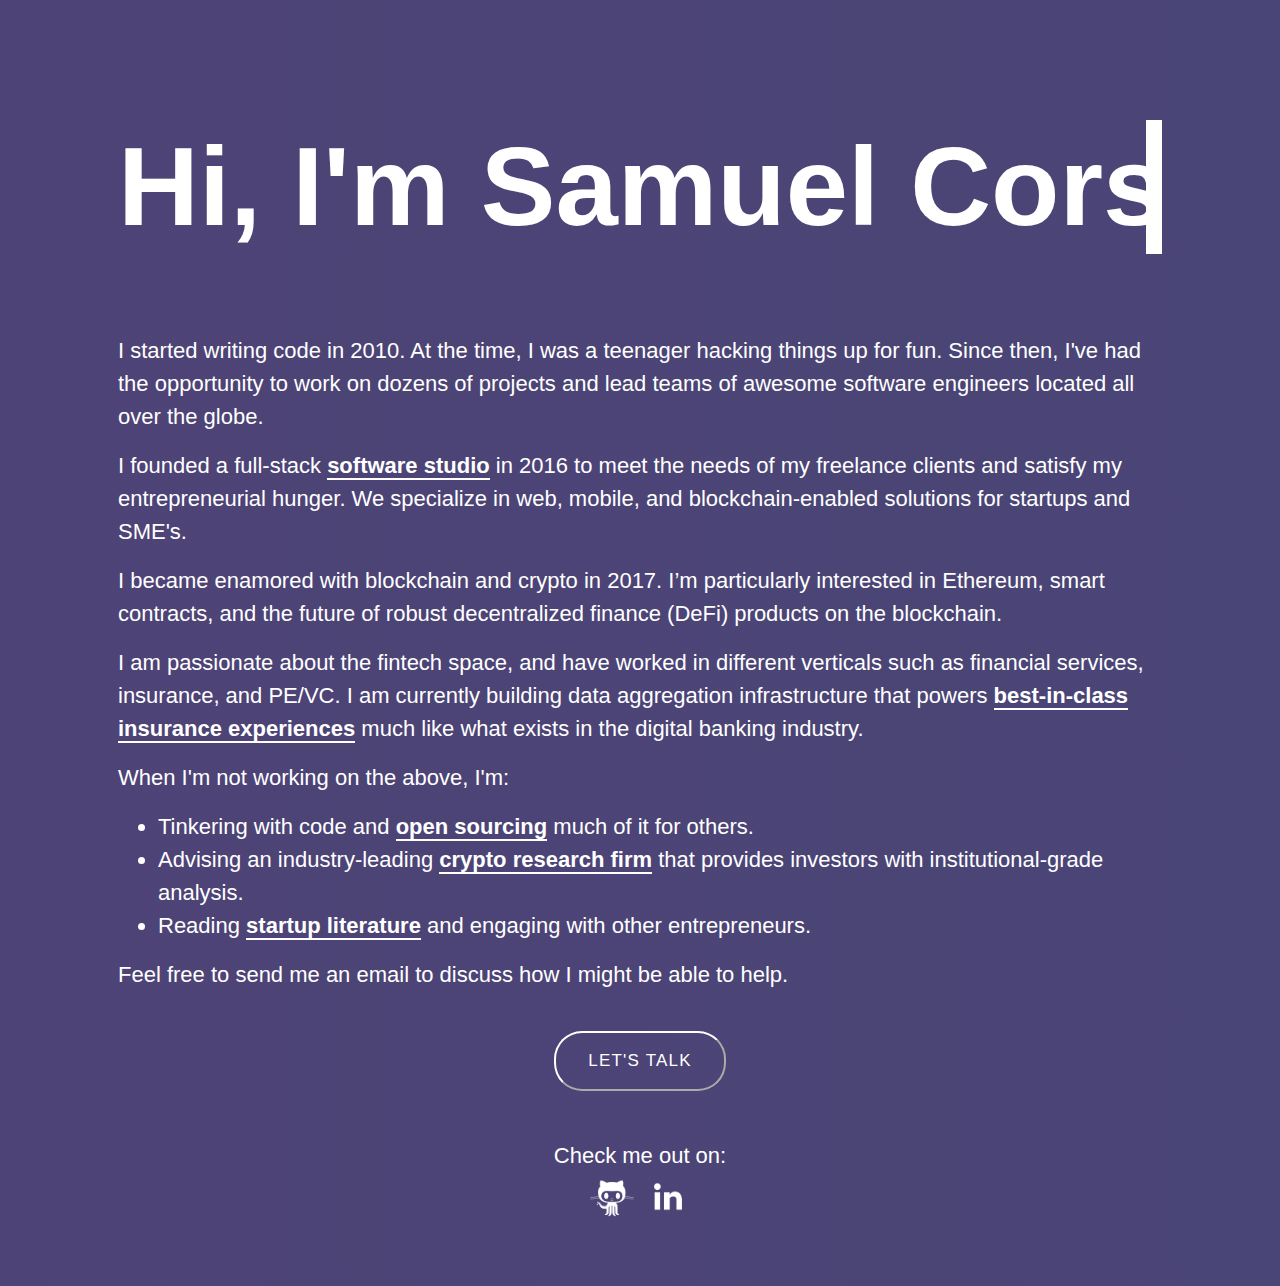
<file: index.html>
<!DOCTYPE html>
<html>
  <head>
    <title>Samuel Corso - NYC Software Development & Consulting</title>
    <meta http-equiv="Content-Type" content="text/html; charset=utf-8" />
    <meta name="viewport" content="width=device-width, initial-scale=1" />
    <meta
      name="description"
      content="This is the personal website for NYC-based entrepreneur and software engineer, Samuel Corso."
    />
    <meta name="author" content="Samuel Corso" />
    <!-- Twitter Card data -->
    <meta name="twitter:card" value="This is the personal website for NYC-based entrepreneur and software engineer, Samuel Corso.">
    <!-- Open Graph data -->
    <meta property="og:title" content="Samuel Corso - NYC Software Development & Consulting" />
    <meta property="og:type" content="article" />
    <meta property="og:url" content="https://samuelcorso.com" />
    <meta property="og:image:url" content="/images/FBOGImage.jpg" />
    <meta property="og:description" content="This is the personal website for NYC-based entrepreneur and software engineer, Samuel Corso." />
    <link
      rel="stylesheet"
      type="text/css"
      media="screen"
      href="https://stackpath.bootstrapcdn.com/bootstrap/4.1.1/css/bootstrap.min.css"
    />
    <link rel="stylesheet" type="text/css" media="screen" href="main.css" />
    <link rel="icon" type="img/ico" href="./images/favicon.png" />
    <script src="https://ajax.googleapis.com/ajax/libs/jquery/3.3.1/jquery.min.js"></script>
    <!-- Global site tag (gtag.js) - Google Analytics -->
    <script
      async
      src="https://www.googletagmanager.com/gtag/js?id=UA-122865775-1"
    ></script>
    <script>
      window.dataLayer = window.dataLayer || [];
      function gtag() {
        dataLayer.push(arguments);
      }
      gtag("js", new Date());

      gtag("config", "UA-122865775-1");
    </script>
  </head>

  <body>
    <div class="container">
      <div><h1 class="greeting">Hi, I'm Samuel Corso.</h1></div>
      <div class="row2">
        <p>
          I started writing code in 2010. At the time, I was a teenager hacking
          things up for fun. Since then, I've had the opportunity to work on
          dozens of projects and lead teams of awesome software engineers
          located all over the globe.
        </p>
        <p>
          I founded a full-stack <a href="https://techsuite.io" target="_blank">software studio</a>
          in 2016 to meet the needs of my freelance clients and satisfy my entrepreneurial hunger.
          We specialize in web, mobile, and blockchain-enabled solutions for startups and SME's.
        </p>
        <p>
        I became enamored with blockchain and crypto in 2017. I’m particularly interested in Ethereum, 
        smart contracts, and the future of robust decentralized finance (DeFi) products on the blockchain.
        </p>
        <p>
          I am passionate about the fintech space, and have worked in different verticals such as financial services, insurance,
          and PE/VC. I am currently building data aggregation infrastructure that powers <a href="https://usecanopy.com" target="_blank"
          >best-in-class insurance experiences</a> much like what exists in the digital banking industry.
        </p>
        <p>
          When I'm not working on the above, I'm:
          <ul>
            <li>Tinkering with code and <a href="https://github.com/samc621" target="_blank">open sourcing</a> much of it for others.</li>
            <li>Advising an industry-leading <a href="https://delphidigital.io" target="_blank">crypto research firm</a> that provides investors with institutional-grade analysis.</li>
            <li>Reading <a href="https://docs.google.com/document/d/1RqIYVmFfKQsz4F8-6qY1b-jMNl2ZyWQJCSoh4txZjwo/edit" target="_blank">startup literature</a> and engaging with other entrepreneurs.</li>
          </ul>
        </p>
        <p>Feel free to send me an email to discuss how I might be able to help.</p>
      </div>
      <div class="row3">
        <div class="CTA">
          <a href="mailto:sam@samuelcorso.com"><button>Let's Talk</button></a>
        </div>
        <br /><br />
        <div class="links">
          <p>
            Check me out on:<br />
            <a href="https://github.com/samc621" target="_blank"
              ><img src="./images/GitHub.png"
            /></a>
            <a href="https://linkedin.com/in/samc621" target="_blank"
              ><img src="./images/LinkedIn.png"
            /></a>
          </p>
        </div>
      </div>
    </div>
  </body>
</html>
</file>
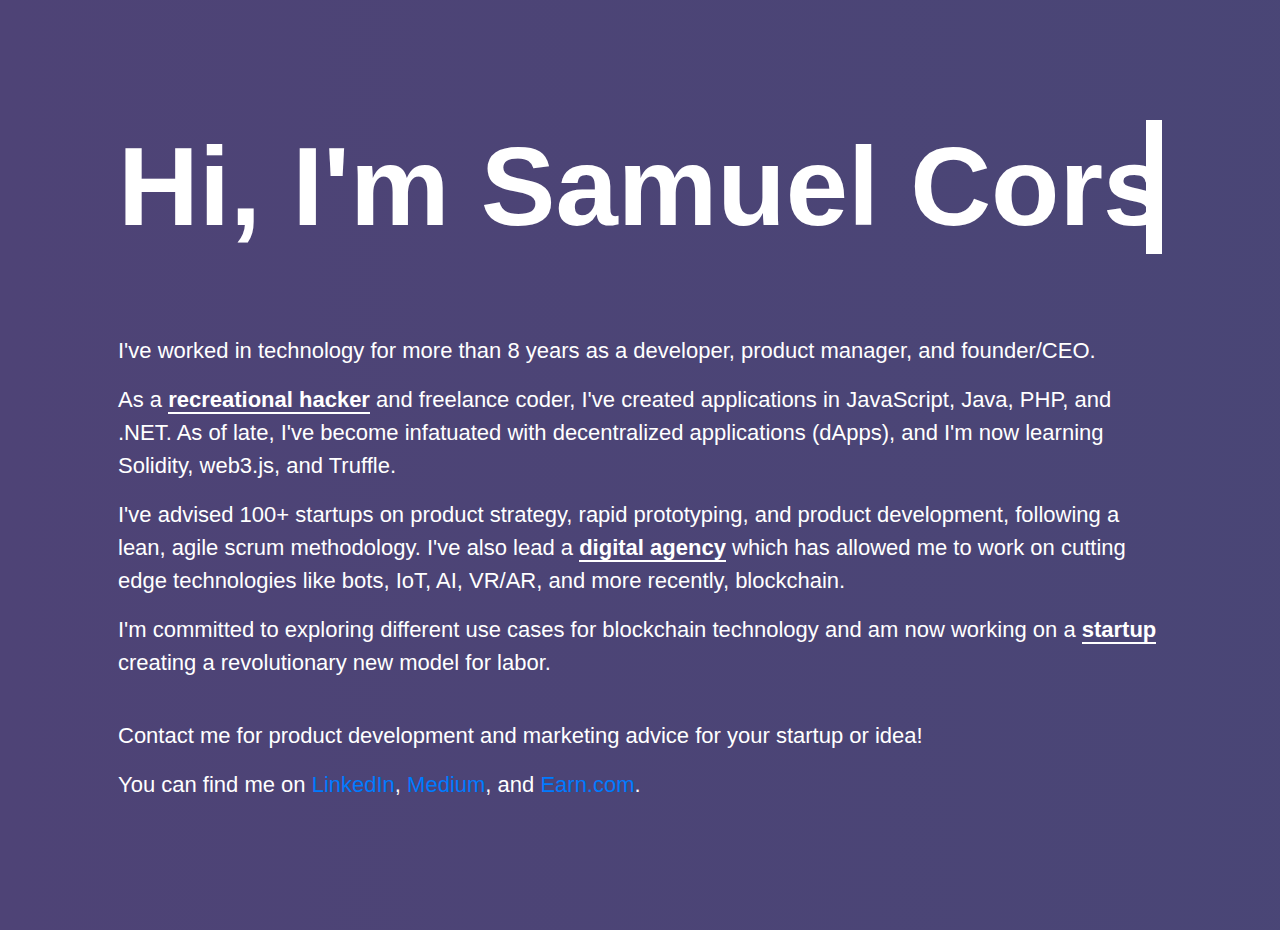
<file: home.html>
<!DOCTYPE html>
<html>

<head>
    <meta charset="utf-8" />
    <meta http-equiv="X-UA-Compatible" content="IE=edge">
    <title>Samuel Corso</title>
    <meta name="viewport" content="width=device-width, initial-scale=1">
    <meta name="description" content="Samuel Corso's personal website.">
    <meta name="author" content="Samuel Corso">
    <link rel="stylesheet" type="text/css" media="screen" href="https://stackpath.bootstrapcdn.com/bootstrap/4.1.1/css/bootstrap.min.css"/>
    <link rel="stylesheet" type="text/css" media="screen" href="main.css" />
</head>

<body>
    <div class="container">
        <div class="row1">
            <h1 class="greeting">Hi, I'm Samuel Corso. 👨🏽‍💻</h1>
        </div>
        <div class="row2">
            <p>I've worked in technology for more than 8 years as a developer, product manager, and founder/CEO.</p>
            <p>As a <a href="https://github.com/samc621" target="_blank">recreational hacker</a> and freelance coder, I've created applications in JavaScript, Java, PHP, and .NET. As of late, I've become infatuated with decentralized applications (dApps), and I'm now learning Solidity, web3.js, and Truffle.</p>
            <p>I've advised 100+ startups on product strategy, rapid prototyping, and product development, following a lean, agile scrum methodology. I've also lead a <a href="https://techsuitenyc.com" target="_blank">digital agency</a> which has allowed me to work on cutting edge technologies like bots, IoT, AI, VR/AR, and more recently, blockchain.</p>
            <p>I'm committed to exploring different use cases for blockchain technology and am now working on a <a href="https://mentat.org" target="_blank">startup</a> creating a revolutionary new model for labor.</p>
        </div>
        <div class="row3">
            <p>Contact me for product development and marketing advice for your startup or idea!</p>
            <p>You can find me on <a href="https://linkedin.com/in/samc621" target="_blank">LinkedIn</a>, <a href="https://medium.com/@samuelcorso" target="_blank">Medium</a>, and <a href="https://earn.com/samc621" target="_blank">Earn.com</a>.</p>
        </div>
    </div>        
</body>

</html>
</file>
<file: main.css>
body {
  font-family: -apple-system, BlinkMacSystemFont, 'Segoe UI', Roboto,
    'Helvetica Neue', Helvetica, Arial, sans-serif, 'Apple Color Emoji',
    'Segoe UI Emoji', 'Segoe UI Symbol';
  width: 100wh;
  height: 90vh;
  color: #fff;
  /* background: linear-gradient(-45deg, #ee7752, #e73c7e, #23a6d5, #23d5ab); */
  background: linear-gradient(-90deg, #2b5876, #4e4376);
  background-size: 800% 800%;
  -webkit-animation: Gradient 30s ease infinite;
  -moz-animation: Gradient 30s ease infinite;
  animation: Gradient 30s ease infinite;
  -webkit-font-smoothing: antialiased;
}

.row2 a {
  color: #fff;
  font-weight: 600;
  text-decoration: none;
  border-bottom: 2px solid #fff;
}

.row2 a:hover {
  background-image: url("data:image/svg+xml;charset=utf8,%3Csvg id='squiggle-link' xmlns='http://www.w3.org/2000/svg' xmlns:xlink='http://www.w3.org/1999/xlink' xmlns:ev='http://www.w3.org/2001/xml-events' viewBox='0 0 20 4'%3E%3Cstyle type='text/css'%3E.squiggle{animation:shift .3s linear infinite;}@keyframes shift {from {transform:translateX(0);}to {transform:translateX(-20px);}}%3C/style%3E%3Cpath fill='none' stroke='white' stroke-width='2' class='squiggle' d='M0,3.5 c 5,0,5,-3,10,-3 s 5,3,10,3 c 5,0,5,-3,10,-3 s 5,3,10,3'/%3E%3C/svg%3E");
  background-position: bottom;
  background-repeat: repeat-x;
  background-size: 20%;
  border-bottom: 0;
  padding-bottom: 0.3em;
  text-decoration: none;
  color: #fff;
}

p {
  font-size: 1.375rem;
  font-weight: normal;
  margin-top: 0;
  margin-bottom: 1rem;
}

li {
  font-size: 1.375rem;
  font-weight: normal;
}

.container {
  margin-top: 120px;
  margin-bottom: 80px;
}

.greeting {
  font-size: 7rem;
  font-weight: 600;
  letter-spacing: 0;
  overflow: hidden;
  border-right: 0.15em solid white;
  white-space: nowrap;
  margin: 0 auto;
  animation: typing 3.5s steps(40, end), blink-caret 0.75s step-end infinite;
}

.row2 {
  margin-top: 80px;
}

.row3 {
  margin-top: 40px;
}

.CTA {
  text-align: center;
}

.CTA a {
  padding: 1em 2em;
}

.CTA a button {
  -moz-border-radius: 28px;
  -webkit-border-radius: 28px;
  border-radius: 28px;
  border-color: white;
  display: inline-block;
  cursor: pointer;
  background-color: transparent;
  color: white;
  padding: 15px 32px;
  font-family: sans-serif;
  letter-spacing: 1.2px;
  text-transform: uppercase;
  font-size: 17px;
}

.CTA a button:hover {
  transition: 0.3s;
  background-color: white;
  color: black;
}

.links {
  text-align: center;
}

.links a img {
  height: 50px;
}

.links a img:hover {
  transform: scale(1.25, 1.25);
}

/* Animations */

@-webkit-keyframes Gradient {
  0% {
    background-position: 0% 50%;
  }
  50% {
    background-position: 100% 50%;
  }
  100% {
    background-position: 0% 50%;
  }
}

@-moz-keyframes Gradient {
  0% {
    background-position: 0% 50%;
  }
  50% {
    background-position: 100% 50%;
  }
  100% {
    background-position: 0% 50%;
  }
}

@keyframes Gradient {
  0% {
    background-position: 0% 50%;
  }
  50% {
    background-position: 100% 50%;
  }
  100% {
    background-position: 0% 50%;
  }
}

@keyframes typing {
  from {
    width: 0;
  }
  to {
    width: 100%;
  }
}

@keyframes blink-caret {
  from,
  to {
    border-color: transparent;
  }
  50% {
    border-color: white;
  }
}

/* Responsive stuff */

@media only screen and (max-width: 800px) {
  .container {
    padding-left: 1.5em;
    padding-right: 1.5em;
    padding-bottom: 1.5em;
  }
  .CTA a {
    display: block;
  }
}

@media only screen and (min-width: 1000px) and (max-width: 1400px) {
  .container {
    padding-left: 3em;
    padding-right: 3em;
    padding-bottom: 3em;
  }
}

@media only screen and (max-width: 1200px) {
  .greeting {
    font-size: 4rem;
    padding-left: 0.3em;
    padding-right: 0.3em;
    animation: none;
    border: none;
    white-space: normal;
    margin: none;
    overflow: auto;
  }
}
</file>
